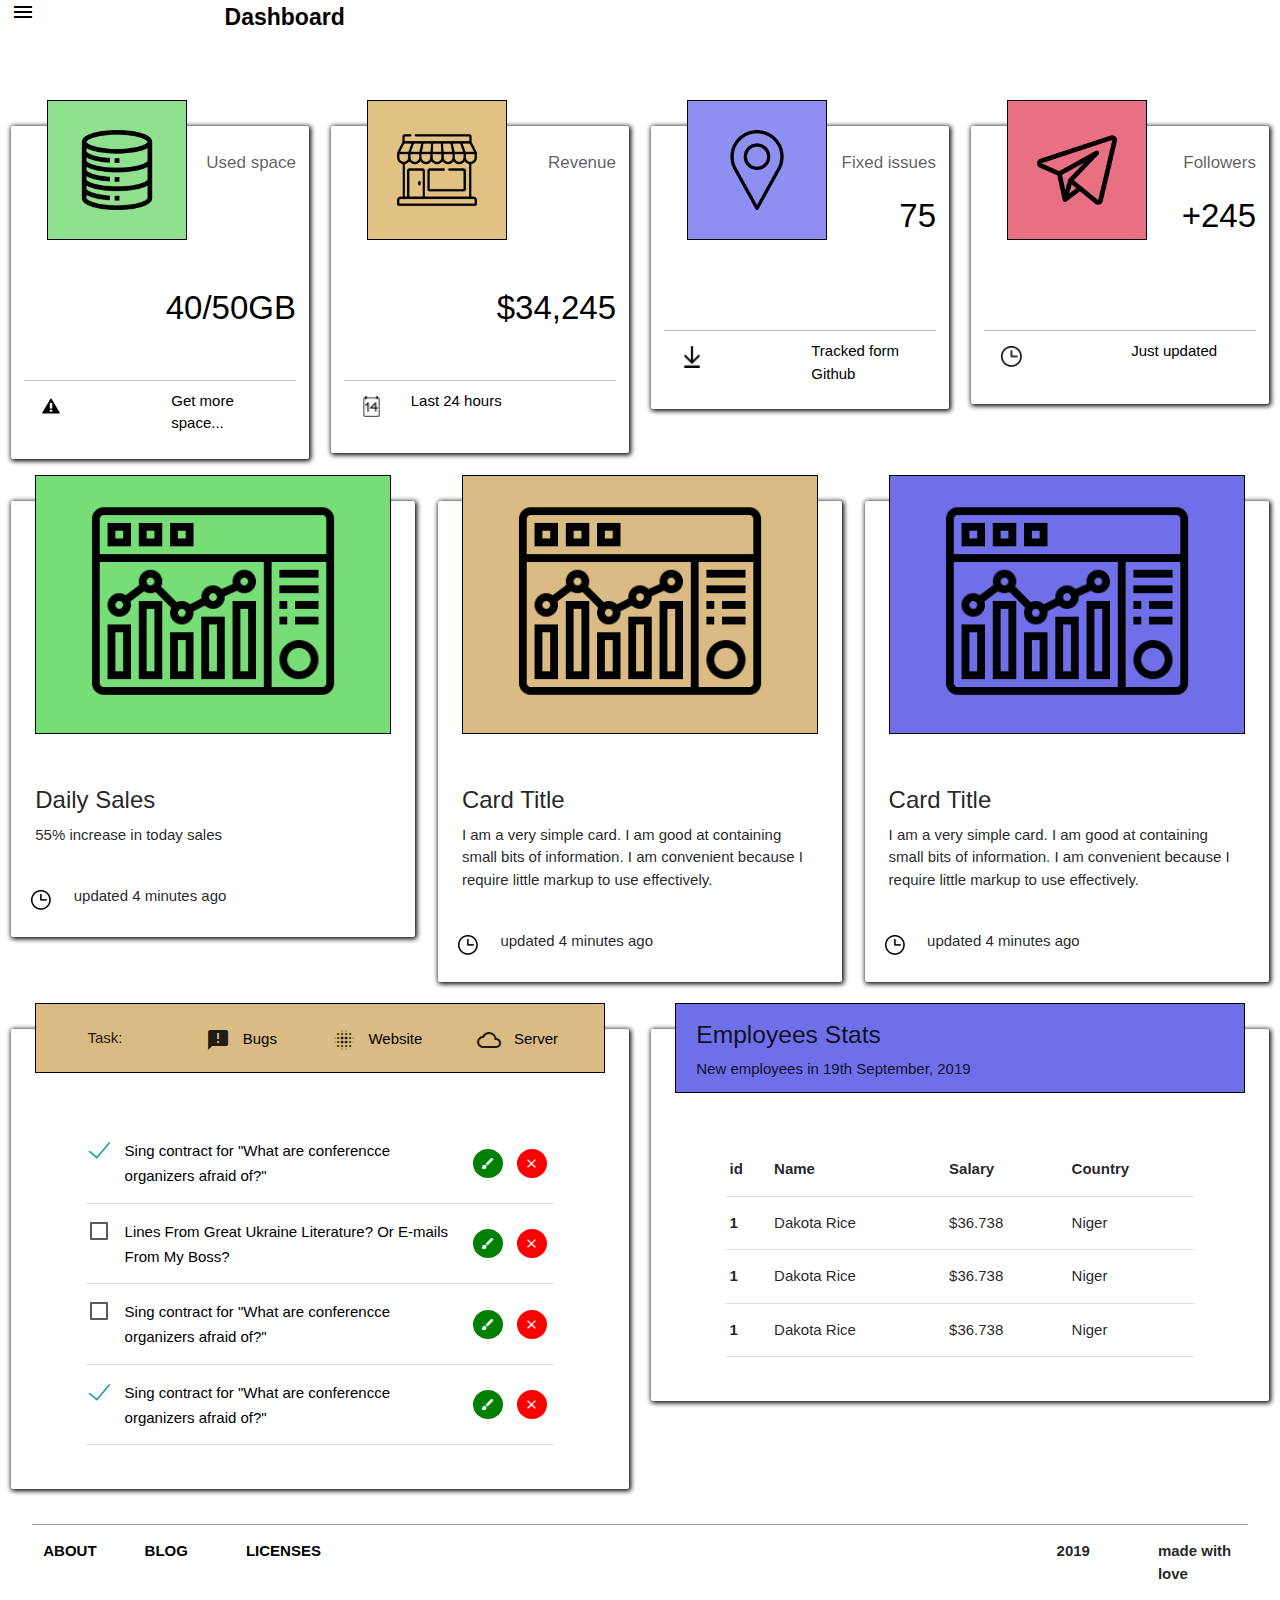
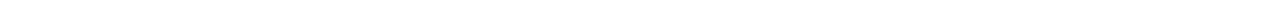
<file: index.html>
<!DOCTYPE html>
<html lang="en">
<head>
    <meta charset="UTF-8">
    <meta http-equiv="X-UA-Compatible" content="IE=edge">
    <meta name="viewport" content="width=device-width, initial-scale=1.0">
    <title>Document</title>

    <link rel="stylesheet" href="https://cdnjs.cloudflare.com/ajax/libs/materialize/1.0.0/css/materialize.min.css">
    <link rel="stylesheet" href="./css/style.css">
    <link href="https://fonts.googleapis.com/icon?family=Material+Icons" rel="stylesheet">
</head>
<body>

    <div class="row">

        <div class="col s12 m2">
            <a href="#" data-target="slide-out" class="sidenav-trigger"><i class="material-icons black-text">menu</i></a>
        </div>

        <div class="col s12 m10">
            <a href="#" class="black-text logo-edit">Dashboard</a>
            <ul id="slide-out" class="sidenav">
                <li><div class="user-view">
                  <a href="#name"><span class="black-text logo-edit">Company</span></a>
                </div></li>
                <li><div class="divider"></div></li> 
        
                <li><a class=" active-sidenav black-text" href="#!"><i class="material-icons black-text">assignment</i>Dashboard</a></li>
                <li><a class="waves-effect" href="./user.html"><i class="material-icons black-text">account_box</i>User profile</a></li> 
                <li><a class="waves-effect" href="#!"><i class="material-icons black-text">add_location</i>Maps</a></li>
                <li><a class="waves-effect" href="#!"><i class="material-icons black-text">access_alarm</i>Notifications</a></li>
                <li><a class="waves-effect" href="#!"><i class="material-icons black-text">attach_money</i>Support</a></li>
              </ul>
        </div>

       
          
       
    </div>

   
    <nav class="white"> 
       
    </nav>

    <div class="row">

        <div class="col s12 m6 l3">
          <div class="card border-for-card">
            <div class="card-content black-text">
                <div class="col s7">
                    <div class="image-box">
                        <img width="80px" src="./assets/icons/database.png" alt="">
                    </div>
                </div>
                <div class="row">
                  <p class="t-align-r small-text">Used space </p>
                  <h4 class="big-text t-align-r">40/50GB</h4>
                </div>

                <div class="row">
                  <div class="block-line-top">
                    <div class="col s6 pad-top">
                      <img src="./assets/images/alert.png" class="margin-for-last" alt="">
                    </div>
                    <div class="col s6 pad-top">
                      <a href="#!"><p class="black-text"> Get more space...</p></a>
                    </div>
                  </div>
                   
                
                </div>
                 
            </div>
          </div>
      
        </div>


        <div class="col s12 m6 l3">
            <div class="card border-for-card">
              <div class="card-content black-text">
                  <div class="col">
                      <div class="image-box-two">
                          <img width="80px" src="./assets/icons/store.png" alt="">
                      </div>
                  </div>
              
                  <div class="row">
                    <p class="t-align-r small-text">Revenue</p>
                    <h4 class="big-text t-align-r">$34,245</h4>
                  </div>
  
                  <div class="row">
                    <div class="block-line-top">
                      <div class="col pad-top">
                        <img width="21px" src="./assets/images/calendar.png" class="margin-for-last" alt="">
                      </div>
                      <div class="col pad-top">
                        <a href="#!"><p class="black-text"> Last 24 hours</p></a>
                      </div>
                    </div>
                     
                  
                  </div>

              </div>
            </div>
          </div>


          <div class="col s12 m6 l3">
            <div class="card border-for-card">
              <div class="card-content black-text">
                  <div class="col">
                      <div class="image-box-three">
                          <img width="80px" src="./assets/icons/pin.png" alt="">
                      </div>
                  </div>
                  
                  <div class="row">
                    <p class="t-align-r small-text ">Fixed issues</p>
                    <h4 class="big-text t-align-r">75</h4>
                  </div>
  
                  <div class="row">
                    <div class="block-line-top">
                      <div class="col s6 pad-top">
                        <img width="22px" src="./assets/images/down.png" class="margin-for-last" alt="">
                      </div>
                      <div class="col s6 pad-top">
                        <a href="#!"><p class="black-text"> Tracked form Github</p></a>
                      </div>
                    </div>
                  </div>

              </div>
            </div>
          </div>

          <div class="col s12 m6 l3">
            <div class="card border-for-card">
              <div class="card-content black-text">
                  <div class="col">
                      <div class="image-box-four">
                          <img width="80px" src="./assets/icons/telegram.png" alt="">
                      </div>
                  </div>
                  <div class="row">
                    <p class="t-align-r small-text">Followers</p>
                    <h4 class="big-text t-align-r">+245</h4>
                  </div>
  
                  <div class="row">
                    <div class="block-line-top">
                      <div class="col s6 pad-top">
                        <img width="21px" src="./assets/images/time.png" class="margin-for-last" alt="">
                      </div>
                      <div class="col s6 pad-top">
                        <a href="#!"><p class="black-text"> Just updated</p></a>
                      </div>
                    </div>
                  </div>
              </div>
            </div>
          </div>

      </div>


      
  <div class="row">
    <div class="col s12 m6 l4">
        <div class="card card-statistic">
          <div class="card-content">

            <div class="statistic-image">
                <img width="250px" src="./assets/icons/statistic.png" alt="">
            </div>
           
            <span class="card-title">Daily Sales</span>
            <p>55% increase in today sales</p>
          </div>
          

          <div class="row">

            <div class="col image-pos">
              <img  src="./assets/images/time.png" alt="">
            </div>
            <div class="col">
              <p> updated 4 minutes ago</p>
            </div>  

          </div>
      

        </div>
      </div>


      <div class="col s12 m6 l4">
        <div class="card card-statistic">
          <div class="card-content">

            <div class="statistic-image-two">
                <img width="250px" src="./assets/icons/statistic.png" alt="">
            </div>
           
            <span class="card-title">Card Title</span>
            <p>I am a very simple card. I am good at containing small bits of information.
            I am convenient because I require little markup to use effectively.</p>
          </div>
          <div class="row">

            <div class="col image-pos">
              <img  src="./assets/images/time.png" alt="">
            </div>
            <div class="col">
              <p> updated 4 minutes ago</p>
            </div>  

          </div>
        </div>
      </div>


      <div class="col s12 m6 l4">
        <div class="card card-statistic">
          <div class="card-content">

            <div class="statistic-image-three ">
                <img width="250px" src="./assets/icons/statistic.png" alt="">
            </div>
           
            <span class="card-title">Card Title</span>
            <p>I am a very simple card. I am good at containing small bits of information.
            I am convenient because I require little markup to use effectively.</p>
          </div>
          <div class="row">

            <div class="col image-pos">
              <img  src="./assets/images/time.png" alt="">
            </div>
            <div class="col">
              <p> updated 4 minutes ago</p>
            </div>  

          </div>
        </div>
      </div>
  </div>


  <div class="row">

    <div class="col s12 m12 l6">
      <div class="card card-statistic">
        <div class="card-content">

          <div class="color-block">
              <div class="col">
                
                <p class="ed-text">Task:</p>
              </div>

              <div class="col ed-block">
                <div class="col">
                  <i class="material-icons pos-i">announcement</i>
                </div>
                <div class="col">
                  <p class=""> <a class="black-text" href="#!"> Bugs </a></p>
                </div>
              </div>

              <div class="col ed-block">
                <div class="col">
                  <i class="material-icons pos-i">blur_on</i>
                </div>
                <div class="col">
                  <p class=""> <a class="black-text" href="#!"> Website </a></p>
                </div>
              </div>

              <div class="col ed-block">
                <div class="col">
                  <i class="material-icons pos-i">cloud_queue</i>
                </div>
                <div class="col">
                  <p class=""> <a class="black-text" href="#!"> Server </a></p>
                </div>
              </div>

          </div>
         
          <div class="row">
            <div class="col s1"></div>
            <div class="col s10">
              <table>
                
        
                <tbody>
                  <tr>
                    <div class="">
                      <td>
                        <label>
                          <input type="checkbox" checked="checked" />
                          <span class="black-text">Sing contract for "What are conferencce organizers afraid of?"</span>
                        </label>
                        </td>
                    </div>
                    <td>

                      <div class="col s6">
                        <div class="circle-green">
                          <a href="#!"> <i class="material-icons tiny white-text pos-t-b">brush</i></a>
                        </div>
                      </div>
                      <div class="col s6">
                        <div class="circle-red">
                          <a href="#!"> <i class="material-icons tiny white-text pos-t-b">clear</i> </a>
                        </div>
        
                      </div>
                    </td>
                  </tr>

                  <tr>
                    <div class="">
                      <td>
                        <label>
                          <input type="checkbox" />
                          <span class="black-text">Lines From Great Ukraine Literature? Or E-mails From My Boss?</span>
                        </label>
                        </td>
                    </div>
                    <td>

                      <div class="col s6">
                        <div class="circle-green">
                          <a href="#!"> <i class="material-icons tiny white-text pos-t-b">brush</i> </a>
                        </div>
                      </div>
                      <div class="col s6">
                        <div class="circle-red">
                          <a href="#!"> <i class="material-icons tiny white-text pos-t-b">clear</i></a>
                        </div>
        
                      </div>
                    </td>
                  </tr>

                  <tr>
                    <div class="">
                      <td>
                        <label>
                          <input type="checkbox"/>
                          <span class="black-text">Sing contract for "What are conferencce organizers afraid of?"</span>
                        </label>
                        </td>
                    </div>
                    <td>

                      <div class="col s6">
                        <div class="circle-green">
                          <a href="#!"> <i class="material-icons tiny white-text pos-t-b">brush</i></a>
                        </div>
                      </div>
                      <div class="col s6">
                        <div class="circle-red">
                          <a href="#!"> <i class="material-icons tiny white-text pos-t-b">clear</i></a>
                        </div>
        
                      </div>
                    </td>
                  </tr>

                  <tr>
                    <div class="">
                      <td>
                        <label>
                          <input type="checkbox" checked="checked" />
                          <span class="black-text">Sing contract for "What are conferencce organizers afraid of?"</span>
                        </label>
                        </td>
                    </div>
                    <td>

                      <div class="col s6">
                        <div class="circle-green">
                          <a href="#!"> <i class="material-icons tiny white-text pos-t-b">brush</i> </a>
                        </div>
                      </div>
                      <div class="col s6">
                        <div class="circle-red">
                          <a href="#!"> <i class="material-icons tiny white-text pos-t-b">clear</i> </a>
                        </div>
        
                      </div>
                    </td>
                  </tr>

                </tbody>
              </table>
            </div>
          </div> 

        </div>
      </div>
    </div>

    <div class="col s12 m12 l6">
      <div class="card card-statistic">
        <div class="card-content">

          <div class="color-block-two">
              <h5>Employees Stats</h5>
              <p>New employees in 19th September, 2019</p>
          </div>
         
          
          <div class="row">

            <div class="col s1"></div>
            <div class="col s10">
              <table>
                <thead>
                  <tr>
                      <th>id</th>
                      <th>Name</th>
                      <th>Salary</th>
                      <th>Country</th>
                  </tr>
                </thead>
        
                <tbody>
                  <tr>
                    <th>1</th>
                    <td>Dakota Rice</td>
                    <td>$36.738</td>
                    <td>Niger</td>
                  </tr>
                  <tr>
                    <th>1</th>
                    <td>Dakota Rice</td>
                    <td>$36.738</td>
                    <td>Niger</td>
                  </tr>
                  <tr>
                    <th>1</th>
                    <td>Dakota Rice</td>
                    <td>$36.738</td>
                    <td>Niger</td>
                  </tr>
                </tbody>
              </table>
            </div>

          </div>
          
                


        </div>
      </div>
    </div>


  </div>

    <footer>
      <div class="row footer-line">
        <div class="col s1">
         <a href="#!"> <p class="w-f black-text">ABOUT</p></a>
        </div>
        <div class="col s1">
          <a href="#!"><p class="w-f black-text">BLOG</p></a> 
        </div>
        <div class="col s1">         
          <a href="#!"><p class="w-f black-text">LICENSES</p></a>
        </div>
        <div class="col s7"></div>
        <div class="col s1">         
          <p class="w-f">2019</p>
        </div>
        <div class="col s1">         
          <p class="w-f">made with love</p>
        </div>
      </div>
    </footer>



    <script src="./script/main.js"></script>
    <script src="https://cdnjs.cloudflare.com/ajax/libs/materialize/1.0.0/js/materialize.min.js"></script>
</body>
</html>
</file>
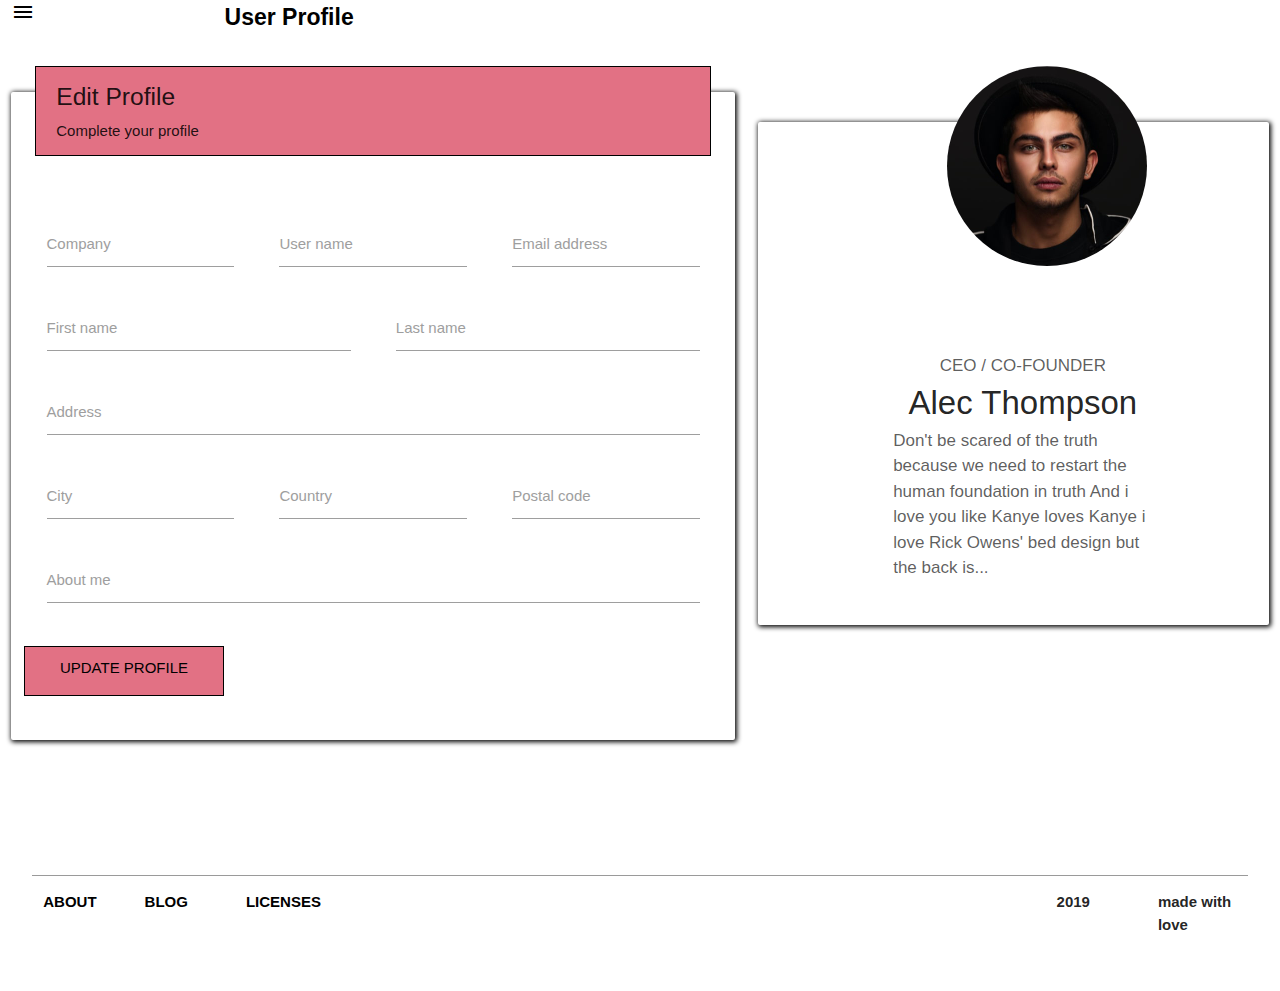
<file: user.html>
<!DOCTYPE html>
<html lang="en">
<head>
    <meta charset="UTF-8">
    <meta http-equiv="X-UA-Compatible" content="IE=edge">
    <meta name="viewport" content="width=device-width, initial-scale=1.0">
    <title>Document</title>

    <link rel="stylesheet" href="https://cdnjs.cloudflare.com/ajax/libs/materialize/1.0.0/css/materialize.min.css">
    <link rel="stylesheet" href="./css/style.css">
    <link href="https://fonts.googleapis.com/icon?family=Material+Icons" rel="stylesheet">
</head>
<body>
    
    <div class="row">

        <div class="col s12 m2">
            <a href="#" data-target="slide-out" class="sidenav-trigger"><i class="material-icons black-text">menu</i></a>
        </div>

        <div class="col s12 m10">
            <a href="#" class="black-text logo-edit">User Profile</a>
            <ul id="slide-out" class="sidenav">
                <li><div class="user-view">
                  <a href="#name"><span class="black-text logo-edit">Company</span></a>
                </div></li>
                <li><div class="divider"></div></li> 
        
                <li><a class=" waves-effect " href="./index.html"><i class="material-icons black-text">assignment</i>Dashboard</a></li>
                <li><a class="active-sidenav black-text" href="#!"><i class="material-icons black-text">account_box</i>User profile</a></li> 
                <li><a class="waves-effect" href="#!"><i class="material-icons black-text">add_location</i>Maps</a></li>
                <li><a class="waves-effect" href="#!"><i class="material-icons black-text">access_alarm</i>Notifications</a></li>
                <li><a class="waves-effect" href="#!"><i class="material-icons black-text">attach_money</i>Support</a></li>
              </ul>
        </div>
    </div>

    <div class="row p-top">
        <div class="col s12 m12 l7">
            <div class="card card-statistic">
            <div class="card-content">
    
                <div class="color-block-red">
                    <h5 class="t-align-l">Edit Profile</h5>
                    <p class="t-align-l">Complete your profile</p>
                </div>
            
                
                <div class="row">
    
                <div class="col s4">
                    <div class="input-field col s12">
                        <input  id="first_name" type="text" class="validate">
                        <label for="first_name">Company</label>
                      </div>
                </div>
                <div class="col s4">
                    <div class="input-field col s12">
                        <input s id="first_name" type="text" class="validate">
                        <label for="first_name">User name</label>
                      </div>
                </div>
                <div class="col s4">
                    <div class="input-field col s12">
                        <input s id="first_name" type="text" class="validate">
                        <label for="first_name">Email address</label>
                      </div>
                </div>

                <div class="col s6">
                    <div class="input-field col s12">
                        <input s id="first_name" type="text" class="validate">
                        <label for="first_name">First name</label>
                      </div>
                </div>
                <div class="col s6">
                    <div class="input-field col s12">
                        <input s id="first_name" type="text" class="validate">
                        <label for="first_name">Last name</label>
                      </div>
                </div>

                <div class="col s12">
                    <div class="input-field col s12">
                        <input s id="first_name" type="text" class="validate">
                        <label for="first_name">Address</label>
                      </div>
                </div>

                <div class="col s4">
                    <div class="input-field col s12">
                        <input  id="first_name" type="text" class="validate">
                        <label for="first_name">City</label>
                      </div>
                </div>
                <div class="col s4">
                    <div class="input-field col s12">
                        <input s id="first_name" type="text" class="validate">
                        <label for="first_name">Country</label>
                      </div>
                </div>
                <div class="col s4">
                    <div class="input-field col s12">
                        <input s id="first_name" type="text" class="validate">
                        <label for="first_name">Postal code</label>
                      </div>
                </div>

                <div class="col s12">
                    <div class="input-field col s12">
                        <input s id="first_name" type="text" class="validate">
                        <label for="first_name">About me</label>
                      </div>
                </div>
                </div>
                <div class="row user-comp">
                    <p> <a href="#!" class="black-text"> UPDATE PROFILE </a></p>
                </div>
            </div>
            </div>

            
    </div>
    
    <div class="row p-top">
        <div class="col s12 m12 l5">
            <div class="card card-statistic">
              <div class="card-content">
      
                
                    <div class="col s4"></div>
                    <div class="col s4 image-circle">
                         <img width="200px" src="./assets/icons/team-4.jpg" alt="">
                    </div>
            
               
                
                <div class="row">
      
                  <div class="col s1"></div>
                  <div class="col s10">
                    <div class="col s12">
                        <p class="small-text t-align-c p-for-alec">CEO / CO-FOUNDER</p>
                    </div>
                    <div class="col s12">
                        <p class="big-text t-align-c p-for-alec">Alec Thompson</p>
                    </div>
                    <div class="col s12">
                        <p class="small-text p-for-alec">
                            Don't be scared of the truth because we need to restart the human foundation in truth And i love you like Kanye loves Kanye i love Rick Owens' bed design but the back is...
                        </p>
                    </div>
                  </div>
                </div>
              </div>
            </div>
          </div>
    </div>

   

        

      
   <div class="footr">

  
        <div class="row footer-line-two">
          <div class="col s1">
           <a href="#!"> <p class="w-f black-text">ABOUT</p></a>
          </div>
          <div class="col s1">
            <a href="#!"><p class="w-f black-text">BLOG</p></a> 
          </div>
          <div class="col s1">         
            <a href="#!"><p class="w-f black-text">LICENSES</p></a>
          </div>
          <div class="col s7"></div>
          <div class="col s1">         
            <p class="w-f">2019</p>
          </div>
          <div class="col s1">         
            <p class="w-f">made with love</p>
          </div>
        </div>
    </div>
  

    <script src="./script/main.js"></script>
    <script src="https://cdnjs.cloudflare.com/ajax/libs/materialize/1.0.0/js/materialize.min.js"></script>
</body>
</html>
</file>
<file: css/style.css>
.logo-edit {
    font-size: 23px;
    font-weight: bold;
}

nav {
    box-shadow: 1px 1px white;
}

.active-sidenav {
    background-color: rgb(207, 92, 111);
}

.image-box {
    position: relative;
    bottom: 50px;
    background-color: rgb(143, 224, 143);
    width: 140px;
    height: 140px;
    display: flex;
    align-items: center;
    justify-content: center;
    border: 1px solid black;
}

.border-for-card {
    /* height: 300px; */
    box-shadow: 1px 1px 5px 1px black;
}

.small-text {
    font-size: 17px;
    font-weight: 500;
    color: rgba(0, 0, 0, 0.644);
}

.big-text {
    font-size: 33px;
    font-weight: 500;
}

.margin-for-last {
    margin: 6px;
}

.image-box-two {
    position: relative;
    bottom: 50px;
    background-color: rgb(226, 193, 133);
    width: 140px;
    height: 140px;
    display: flex;
    align-items: center;
    justify-content: center;
    border: 1px solid black;
}

.image-box-three {
    position: relative;
    bottom: 50px;
    background-color: rgb(143, 143, 241);
    width: 140px;
    height: 140px;
    display: flex;
    align-items: center;
    justify-content: center;
    border: 1px solid black;
}

.image-box-four {
    position: relative;
    bottom: 50px;
    background-color: rgb(233, 111, 131);
    width: 140px;
    height: 140px;
    display: flex;
    align-items: center;
    justify-content: center;
    border: 1px solid black;
}

.statistic-image {
    background-color: rgb(119, 221, 119);
    text-align: center;
    border: 1px solid black;
    position: relative;
    bottom: 50px;
}

.card-statistic {
    box-shadow: 1px 1px 5px 1px black;
}

.statistic-image-two {
    background-color: rgb(218, 187, 132);
    text-align: center;
    border: 1px solid black;
    position: relative;
    bottom: 50px;
}

.statistic-image-three {
    background-color: rgb(111, 111, 233);
    text-align: center;
    border: 1px solid black;
    position: relative;
    bottom: 50px;
}

.last-stat {
    display: flex;
    margin: 20px;
    position: relative;
    bottom: 10px;
}

.image-pos {
    margin: 20px 0px 20px 20px;
}

.color-block {
    background-color: rgb(218, 187, 132);
    text-align: center;
    border: 1px solid black;
    position: relative;
    bottom: 50px;
    height: 70px;
}

.color-block-two {
    background-color: rgb(111, 111, 233);
    text-align: left;
    border: 1px solid black;
    position: relative;
    bottom: 50px;
    height: 90px;
    padding-left: 20px;
}


.ed-text {
    
    padding: 23px;
    padding-left: 40px;
    padding-right: 40px;
}

.ed-block {
    display: flex;
    align-items: center;
    height: 40px;
    margin-top: 15px;
}

.ed-block:hover {
    background-color: rgba(0, 0, 0, 0.123);
}

.pos-i {
    position: relative;
    top: 4px;
    left: 10px;
}

.circle-green {
    background-color: green;
    border-radius: 100%;
    width: 30px;
}

.circle-red {
    background-color: red;
    border-radius: 100%;
    width: 30px;
}

.pos-t-b {
    margin: 7px;
}

.footer-line {
    border-top: 1px solid rgba(0, 0, 0, 0.397);
    width: 95%;
}

.w-f {
    font-weight: bold;
}

.t-align-r {
    text-align: right;
}

.block-line-top {
    position: relative;
    top: 20px;
    border-bottom: 1px solid rgba(0, 0, 0, 0.226);
    margin: 0px;
    /* height: 130px; */
}

.pad-top {
    margin-top: 10px;
}

.color-block-red {
    background-color: rgb(226, 113, 132);
    text-align: center;
    border: 1px solid black;
    position: relative;
    bottom: 50px;
    height: 90px;
}

.t-align-l {
    text-align: left;
    padding-left: 20px;
}

.user-comp {
    width: 200px;
    height: 50px;
    background-color: rgb(226, 113, 132);
    border: 1px solid black;
}

.user-comp > p {
    padding-top: 10px;
    font-weight: 500;
    text-align: center;
}

.footer-line-two {
    border-top: 1px solid rgba(0, 0, 0, 0.397);
    width: 95%;
}

.footr {
    padding-top: 100px;
}

.image-circle > img {
    border-radius: 50%;
    position: relative;
    bottom: 80px;
}

.p-top {
    padding-top: 30px;
}

.t-align-c {
    text-align: center;
}

.p-for-alec {
    padding-left: 100px;
}
</file>
